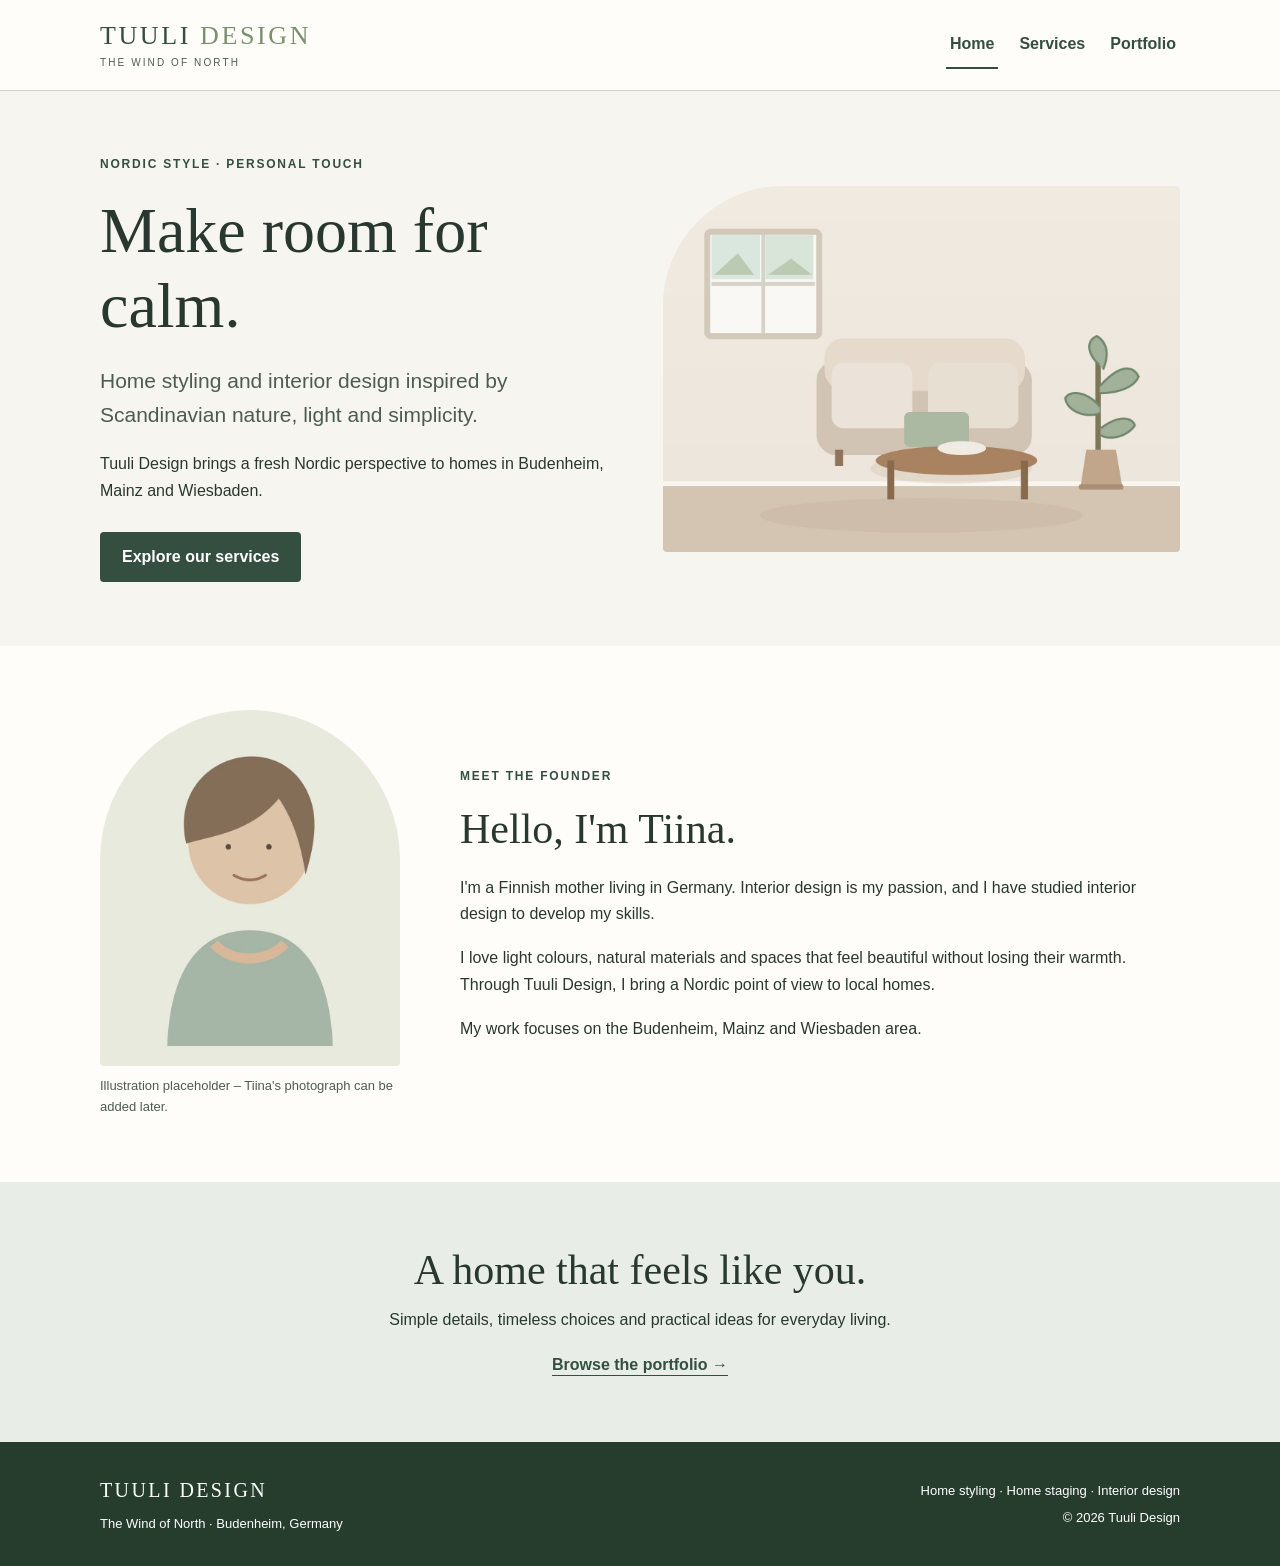
<file: index.html>
<!DOCTYPE html>
<html lang="en">
<head>
<meta charset="utf-8"/>
<meta content="width=device-width, initial-scale=1.0" name="viewport"/>
<meta content="Meet Tiina, founder of the Tuuli Design concept, and explore Nordic-inspired home styling ideas for Budenheim, Mainz and Wiesbaden." name="description"/>
<title>Home | Tuuli Design - Nordic Interior Inspiration</title>
<link href="style.css" rel="stylesheet"/>
</head>
<body>
<a class="skip-link" href="#main-content">Skip to main content</a>
<header class="site-header">
<div class="container header-inner">
<a aria-label="Tuuli Design homepage" class="brand" href="index.html">
<span class="brand-name">TUULI <span>DESIGN</span>
</span>
<span class="brand-tagline">THE WIND OF NORTH</span>
</a>
<nav aria-label="Main navigation"><ul class="nav-list"><li><a aria-current="page" href="index.html">Home</a>
</li>
<li><a href="services.html">Services</a>
</li>
<li><a href="portfolio.html">Portfolio</a>
</li>
</ul>
</nav>
</div>
</header>
<main id="main-content">
<section class="hero section">
<div class="container two-columns">
<div>
<p class="eyebrow">NORDIC STYLE · PERSONAL TOUCH</p>
<h1>Make room for calm.</h1>
<p class="lead">Home styling and interior design inspired by Scandinavian nature, light and simplicity.</p>
<p>Tuuli Design brings a fresh Nordic perspective to homes in Budenheim, Mainz and Wiesbaden.</p>
<a class="button" href="services.html">Explore our services</a>
</div>
<img alt="Illustration of a bright living room with a soft sofa, wood furniture and a green plant" class="feature-image" height="680" src="living-room.jpg" width="960"/>
</div>
</section>
<section aria-labelledby="about-title" class="section about">
<div class="container about-grid">
<figure class="portrait-figure">
<img alt="Illustrated portrait placeholder; this is not a photograph of Tiina" height="640" loading="lazy" src="tiina-placeholder.jpg" width="540"/>
<figcaption>Illustration placeholder – Tiina's photograph can be added later.</figcaption>
</figure>
<div>
<p class="eyebrow">MEET THE FOUNDER</p>
<h2 id="about-title">Hello, I'm Tiina.</h2>
<p>I'm a Finnish mother living in Germany. Interior design is my passion, and I have studied interior design to develop my skills.</p>
<p>I love light colours, natural materials and spaces that feel beautiful without losing their warmth. Through Tuuli Design, I bring a Nordic point of view to local homes.</p>
<p>My work focuses on the Budenheim, Mainz and Wiesbaden area.</p>
</div>
</div>
</section>
<section class="section center-section">
<div class="container">
<h2>A home that feels like you.</h2>
<p>Simple details, timeless choices and practical ideas for everyday living.</p>
<a class="text-link" href="portfolio.html">Browse the portfolio →</a>
</div>
</section>
</main>
<footer class="site-footer">
<div class="container footer-inner">
<div><strong>TUULI DESIGN</strong><p>The Wind of North · Budenheim, Germany</p>
</div>
<div><p>Home styling · Home staging · Interior design</p><p>© 2026 Tuuli Design</p>
</div>
</div>
</footer>
</body>
</html>
</file>
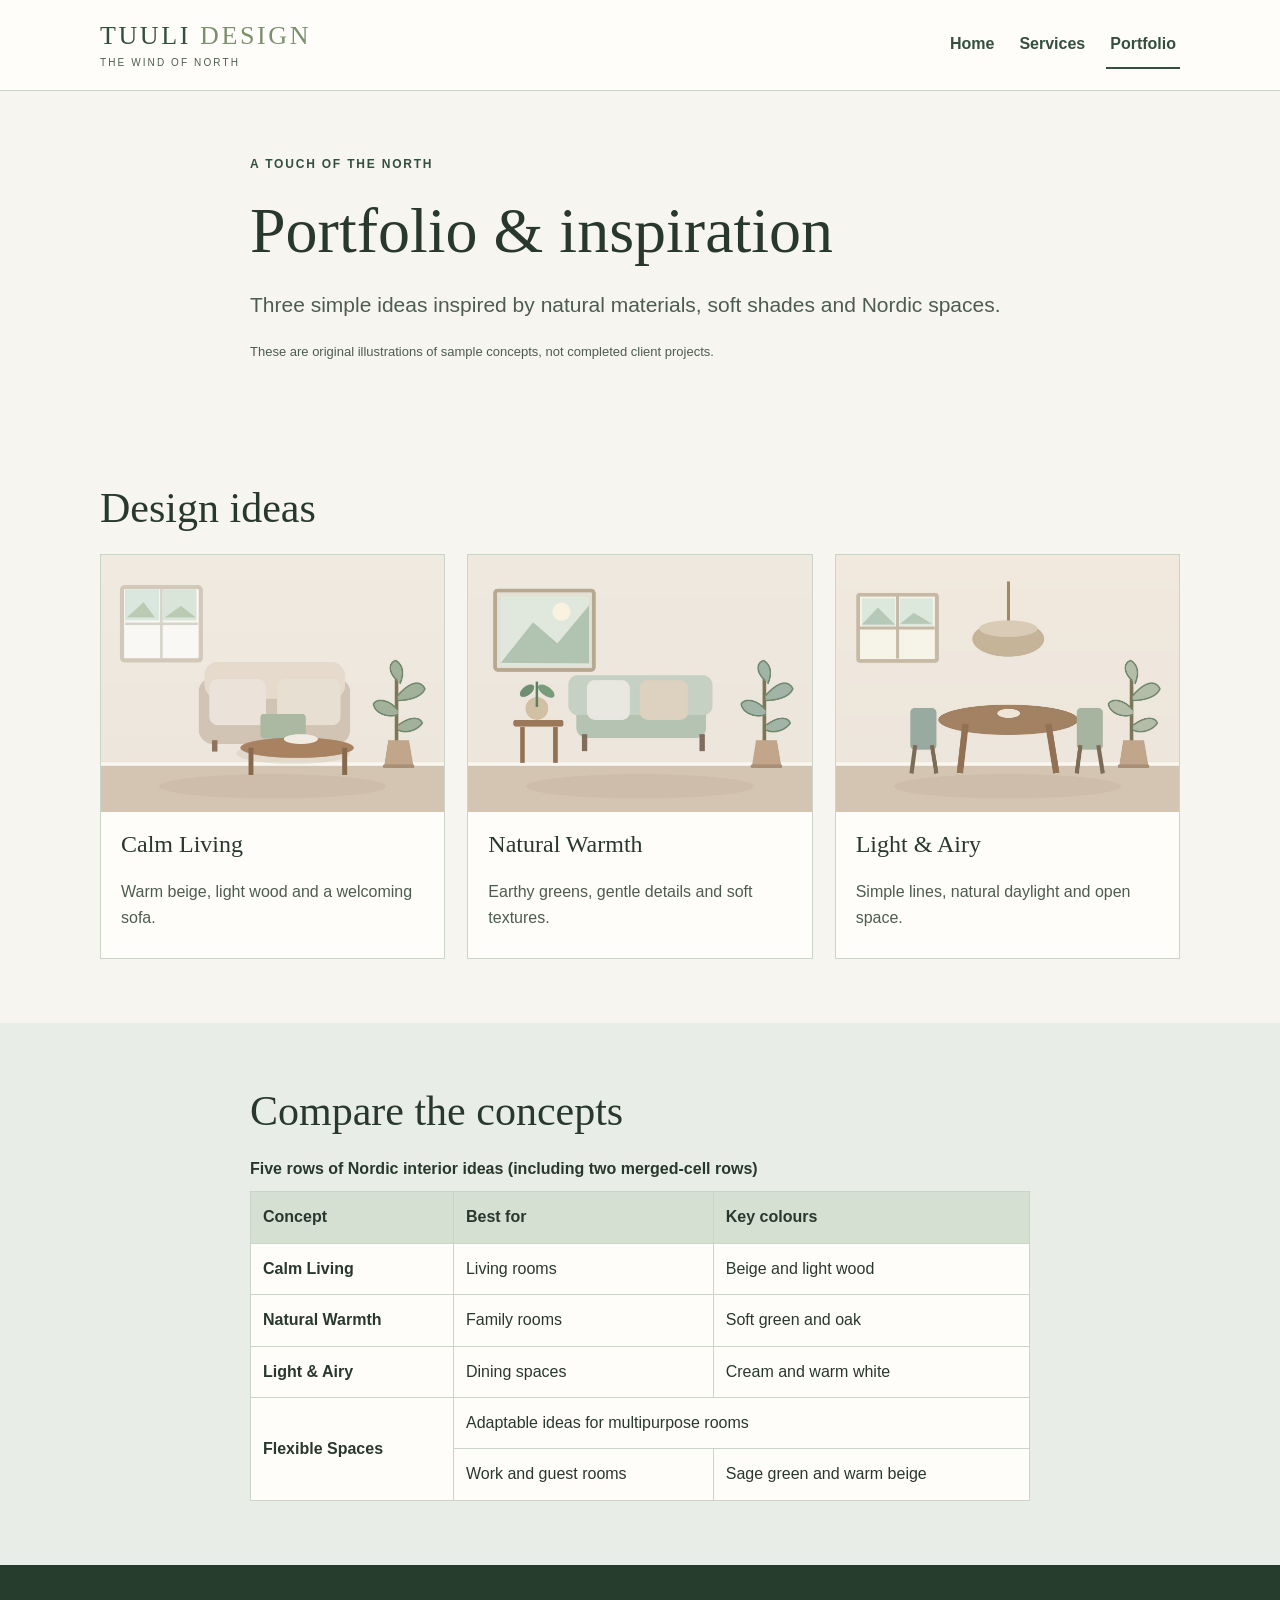
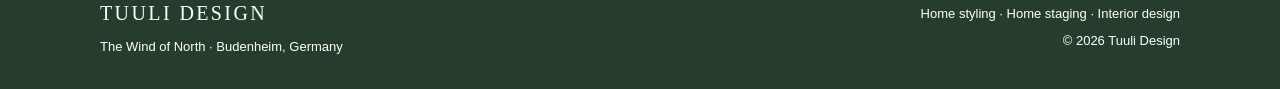
<file: portfolio.html>
<!DOCTYPE html>
<html lang="en">
<head>
<meta charset="utf-8"/>
<meta content="width=device-width, initial-scale=1.0" name="viewport"/>
<meta content="View three illustrative Nordic interior concepts and compare their best uses, materials and colour palettes in the Tuuli Design portfolio." name="description"/>
<title>Portfolio | Tuuli Design - Nordic Design Concepts</title>
<link href="style.css" rel="stylesheet"/>
</head>
<body>
<a class="skip-link" href="#main-content">Skip to main content</a>
<header class="site-header">
<div class="container header-inner">
<a aria-label="Tuuli Design homepage" class="brand" href="index.html">
<span class="brand-name">TUULI <span>DESIGN</span>
</span>
<span class="brand-tagline">THE WIND OF NORTH</span>
</a>
<nav aria-label="Main navigation"><ul class="nav-list"><li><a href="index.html">Home</a>
</li>
<li><a href="services.html">Services</a>
</li>
<li><a aria-current="page" href="portfolio.html">Portfolio</a>
</li>
</ul>
</nav>
</div>
</header>
<main id="main-content">
<section class="section page-heading">
<div class="container narrow">
<p class="eyebrow">A TOUCH OF THE NORTH</p>
<h1>Portfolio &amp; inspiration</h1>
<p class="lead">Three simple ideas inspired by natural materials, soft shades and Nordic spaces.</p>
<p class="small-note">These are original illustrations of sample concepts, not completed client projects.</p>
</div>
</section>
<section aria-labelledby="ideas-title" class="section portfolio-section">
<div class="container">
<h2 id="ideas-title">Design ideas</h2>
<div class="gallery">
<article class="gallery-card"><img alt="Illustration of a neutral living room with a sofa and wooden coffee table" height="680" loading="lazy" src="living-room.jpg" width="960"/><div><h3>Calm Living</h3><p>Warm beige, light wood and a welcoming sofa.</p>
</div>
</article>
<article class="gallery-card"><img alt="Illustration of a staged room with muted green furniture" height="680" loading="lazy" src="staging-room.jpg" width="960"/><div><h3>Natural Warmth</h3><p>Earthy greens, gentle details and soft textures.</p>
</div>
</article>
<article class="gallery-card"><img alt="Illustration of a light dining room with wooden table and chairs" height="680" loading="lazy" src="dining-room.jpg" width="960"/><div><h3>Light &amp; Airy</h3><p>Simple lines, natural daylight and open space.</p>
</div>
</article>
</div>
</div>
</section>
<section aria-labelledby="comparison-title" class="section process-section">
<div class="container narrow">
<h2 id="comparison-title">Compare the concepts</h2>
<div aria-label="Scrollable style comparison" class="table-scroll" role="region" tabindex="0">
<table>
<caption>Five rows of Nordic interior ideas (including two merged-cell rows)</caption>
<thead><tr><th scope="col">Concept</th><th scope="col">Best for</th><th scope="col">Key colours</th>
</tr>
</thead>
<tbody>
<tr><th scope="row">Calm Living</th><td>Living rooms</td><td>Beige and light wood</td>
</tr>
<tr><th scope="row">Natural Warmth</th><td>Family rooms</td><td>Soft green and oak</td>
</tr>
<tr><th scope="row">Light &amp; Airy</th><td>Dining spaces</td><td>Cream and warm white</td>
</tr>
</tbody><tbody class="extended-concepts"><tr><th rowspan="2" scope="rowgroup">Flexible Spaces</th><td colspan="2">Adaptable ideas for multipurpose rooms</td>
</tr><tr><td>Work and guest rooms</td><td>Sage green and warm beige</td>
</tr>
</tbody>
</table>
</div>
</div>
</section>
</main>
<footer class="site-footer">
<div class="container footer-inner">
<div><strong>TUULI DESIGN</strong><p>The Wind of North · Budenheim, Germany</p>
</div>
<div><p>Home styling · Home staging · Interior design</p><p>© 2026 Tuuli Design</p>
</div>
</div>
</footer>
</body>
</html>
</file>
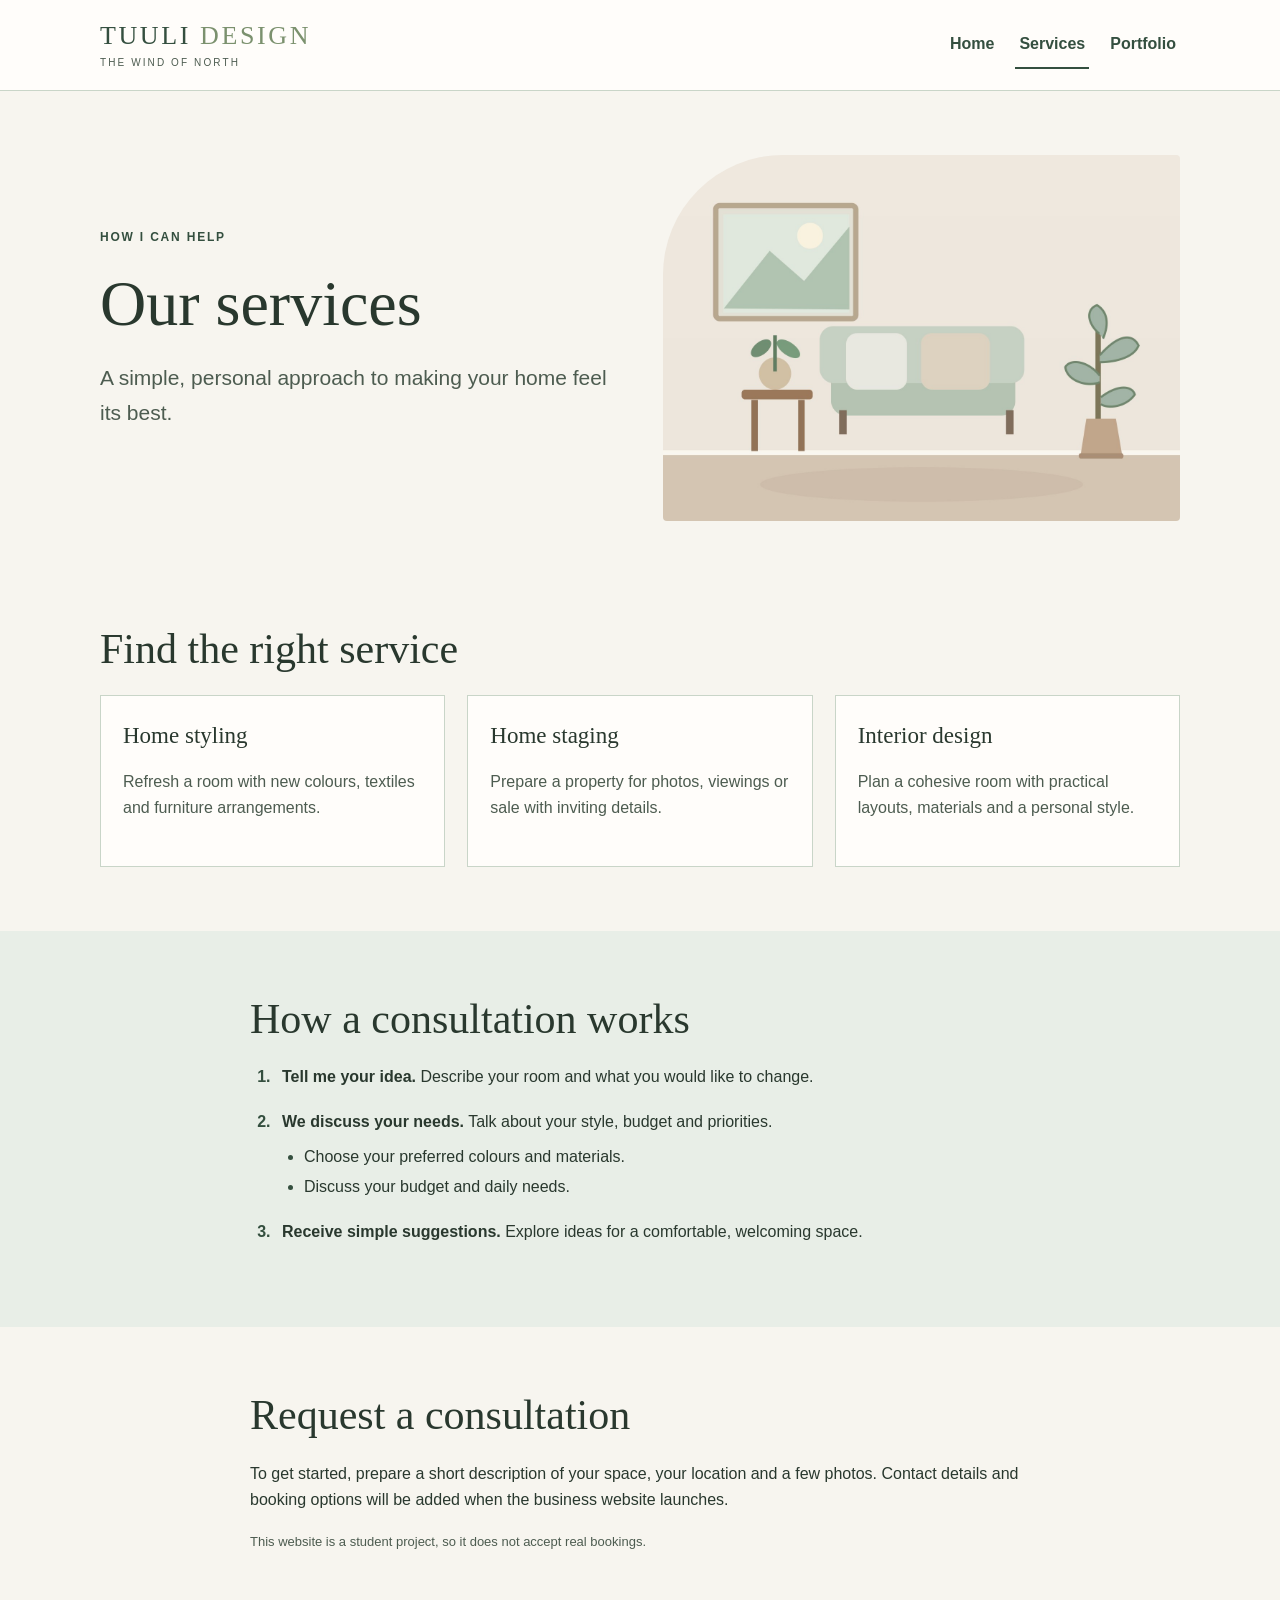
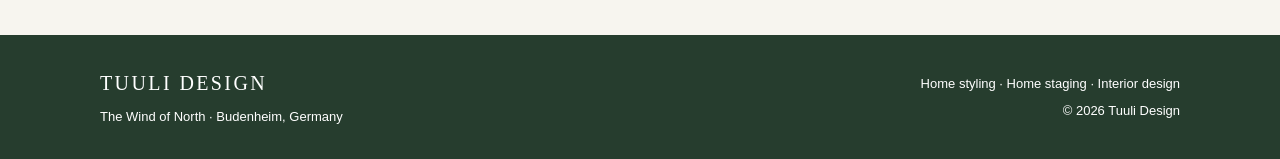
<file: services.html>
<!DOCTYPE html>
<html lang="en">
<head>
<meta charset="utf-8"/>
<meta content="width=device-width, initial-scale=1.0" name="viewport"/>
<meta content="Explore the Tuuli Design concept for home styling, home staging and interior design, and learn how a consultation could work." name="description"/>
<title>Services | Tuuli Design - Home Styling and Staging</title>
<link href="style.css" rel="stylesheet"/>
</head>
<body>
<a class="skip-link" href="#main-content">Skip to main content</a>
<header class="site-header">
<div class="container header-inner">
<a aria-label="Tuuli Design homepage" class="brand" href="index.html">
<span class="brand-name">TUULI <span>DESIGN</span>
</span>
<span class="brand-tagline">THE WIND OF NORTH</span>
</a>
<nav aria-label="Main navigation"><ul class="nav-list"><li><a href="index.html">Home</a>
</li>
<li><a aria-current="page" href="services.html">Services</a>
</li>
<li><a href="portfolio.html">Portfolio</a>
</li>
</ul>
</nav>
</div>
</header>
<main id="main-content">
<section class="section page-heading">
<div class="container two-columns">
<div>
<p class="eyebrow">HOW I CAN HELP</p>
<h1>Our services</h1>
<p class="lead">A simple, personal approach to making your home feel its best.</p>
</div>
<img alt="Illustration of a welcoming styled living room with green seating and natural decor" class="feature-image" height="680" src="staging-room.jpg" width="960"/>
</div>
</section>
<section aria-labelledby="services-title" class="section services-section">
<div class="container">
<h2 id="services-title">Find the right service</h2>
<div class="service-grid">
<article class="service-card"><h3>Home styling</h3><p>Refresh a room with new colours, textiles and furniture arrangements.</p>
</article>
<article class="service-card"><h3>Home staging</h3><p>Prepare a property for photos, viewings or sale with inviting details.</p>
</article>
<article class="service-card"><h3>Interior design</h3><p>Plan a cohesive room with practical layouts, materials and a personal style.</p>
</article>
</div>
</div>
</section>
<section aria-labelledby="steps-title" class="section process-section">
<div class="container narrow">
<h2 id="steps-title">How a consultation works</h2>
<ol class="steps-list">
<li><strong>Tell me your idea.</strong> Describe your room and what you would like to change.</li>
<li><strong>We discuss your needs.</strong> Talk about your style, budget and priorities.<ul class="consultation-details"><li>Choose your preferred colours and materials.</li><li>Discuss your budget and daily needs.</li>
</ul>
</li>
<li><strong>Receive simple suggestions.</strong> Explore ideas for a comfortable, welcoming space.</li>
</ol>
</div>
</section>
<section aria-labelledby="consultation-title" class="section" id="consultation">
<div class="container narrow">
<h2 id="consultation-title">Request a consultation</h2>
<p>To get started, prepare a short description of your space, your location and a few photos. Contact details and booking options will be added when the business website launches.</p>
<p class="small-note">This website is a student project, so it does not accept real bookings.</p>
</div>
</section>
</main>
<footer class="site-footer">
<div class="container footer-inner">
<div><strong>TUULI DESIGN</strong><p>The Wind of North · Budenheim, Germany</p>
</div>
<div><p>Home styling · Home staging · Interior design</p><p>© 2026 Tuuli Design</p>
</div>
</div>
</footer>
</body>
</html>
</file>
<file: style.css>
/* Tuuli Design – one shared stylesheet for all three pages */
:root { --bg:#f7f5ef; --paper:#fffdfa; --green:#344f3f; --soft:#e8eee7; --text:#29382e; --muted:#4d5c50; --line:#c9d5c8; }
* { box-sizing:border-box; }
html { scroll-behavior:smooth; }
body { margin:0; font-family:Arial, Helvetica, sans-serif; line-height:1.65; color:var(--text); background:var(--bg); }
img { display:block; max-width:100%; height:auto; }
a { color:var(--green); }
a:focus-visible { outline:3px solid #a47441; outline-offset:4px; }
.container { width:min(1080px, calc(100% - 40px)); margin-inline:auto; }
.narrow { max-width:780px; }
.section { padding:64px 0; }
.skip-link { position:absolute; left:12px; top:-80px; z-index:9; padding:12px 16px; background:white; }
.skip-link:focus { top:10px; }
/* Header and navigation */
.site-header { background:var(--paper); border-bottom:1px solid var(--line); }
.header-inner { display:flex; align-items:center; justify-content:space-between; gap:24px; min-height:90px; }
.brand { display:flex; flex-direction:column; text-decoration:none; line-height:1.2; }
.brand-name { font:26px Georgia, serif; letter-spacing:.1em; color:var(--green); }
.brand-name span { color:#7b916e; }
.brand-tagline { font-size:10px; letter-spacing:.21em; margin-top:6px; color:var(--muted); }
.nav-list { list-style:none; display:flex; flex-wrap:wrap; gap:6px 17px; padding:0; margin:0; }
.nav-list a { display:inline-block; padding:10px 4px; min-height:44px; font-weight:bold; text-decoration:none; border-bottom:2px solid transparent; }
.nav-list a:hover,.nav-list a[aria-current="page"] { border-color:var(--green); }
/* Typography */
h1,h2,h3 { font-family:Georgia, 'Times New Roman', serif; line-height:1.18; font-weight:400; margin:0 0 20px; }
h1 { font-size:clamp(38px, 5vw, 64px); }
h2 { font-size:clamp(30px, 3.5vw, 42px); }
h3 { font-size:24px; }
p { margin:0 0 18px; }
.eyebrow { font-size:12px; font-weight:bold; letter-spacing:.15em; color:var(--green); }
.lead { color:var(--muted); font-size:clamp(17px, 2vw, 21px); }
.button { display:inline-block; background:var(--green); color:white; font-weight:bold; text-decoration:none; padding:12px 22px; border-radius:4px; min-height:48px; margin-top:10px; }
.button:hover { background:#213a2b; }
.text-link { font-weight:bold; text-underline-offset:5px; }
/* Page sections */
.two-columns { display:grid; grid-template-columns:1fr 1fr; align-items:center; gap:46px; }
.feature-image { width:100%; border-radius:120px 4px 4px 4px; background:#e8eee7; }
.about { background:var(--paper); }
.about-grid { display:grid; grid-template-columns:300px 1fr; align-items:center; gap:60px; }
.portrait-figure { margin:0; }
.portrait-figure img { width:100%; border-radius:150px 150px 4px 4px; }
figcaption,.small-note { color:var(--muted); font-size:13px; margin-top:9px; }
.center-section { text-align:center; background:var(--soft); }
.center-section h2 { margin-bottom:12px; }
.page-heading { padding-bottom:40px; }
.service-grid,.gallery { display:grid; grid-template-columns:repeat(3,minmax(0,1fr)); gap:22px; }
.service-card,.gallery-card { background:var(--paper); border:1px solid var(--line); }
.service-card { padding:26px 22px; }
.service-card h3 { font-size:23px; }
.service-card p,.gallery-card p { color:var(--muted); }
.process-section { background:var(--soft); }
.steps-list { padding-left:25px; }
.steps-list li { padding-left:7px; margin-bottom:18px; }
.steps-list li::marker { color:var(--green); font-weight:bold; }
.consultation-details { list-style:disc; margin:9px 0 0; padding-left:22px; }
.consultation-details li { padding-left:0; margin:4px 0; }
.gallery-card img { width:100%; aspect-ratio:4/3; object-fit:cover; }
.gallery-card > div { padding:18px 20px 8px; }
/* The table can scroll horizontally on narrow screens */
.table-scroll { overflow-x:auto; }
.table-scroll:focus-visible { outline:3px solid #a47441; }
table { border-collapse:collapse; width:100%; min-width:490px; background:var(--paper); }
caption { text-align:left; font-weight:bold; padding-bottom:9px; }
th,td { text-align:left; padding:12px; border:1px solid var(--line); }
thead { background:#d5dfd2; }
/* Shared footer */
.site-footer { background:#263d2e; color:#fff; padding:32px 0; }
.footer-inner { display:flex; justify-content:space-between; gap:18px; }
.footer-inner > div:last-child { text-align:right; }
.site-footer p { font-size:13px; margin:6px 0 0; }
.site-footer strong { font-family:Georgia, serif; letter-spacing:.12em; font-weight:normal; font-size:20px; }
/* Tablet and phone */
@media (max-width:800px) { .service-grid,.gallery { grid-template-columns:repeat(2,minmax(0,1fr)); } .about-grid { gap:35px; grid-template-columns:240px 1fr; } }
@media (max-width:620px) {
  .container { width:calc(100% - 32px); }
  .section { padding:45px 0; }
  .header-inner { flex-direction:column; align-items:flex-start; padding:18px 0 12px; gap:10px; }
  .two-columns,.about-grid,.service-grid,.gallery { grid-template-columns:1fr; }
  .two-columns { gap:25px; }
  .feature-image { border-radius:70px 4px 4px 4px; }
  .portrait-figure { max-width:260px; }
  .footer-inner { flex-direction:column; }
  .footer-inner > div:last-child { text-align:left; }
}
@media (prefers-reduced-motion:reduce) { html { scroll-behavior:auto; } }
</file>
